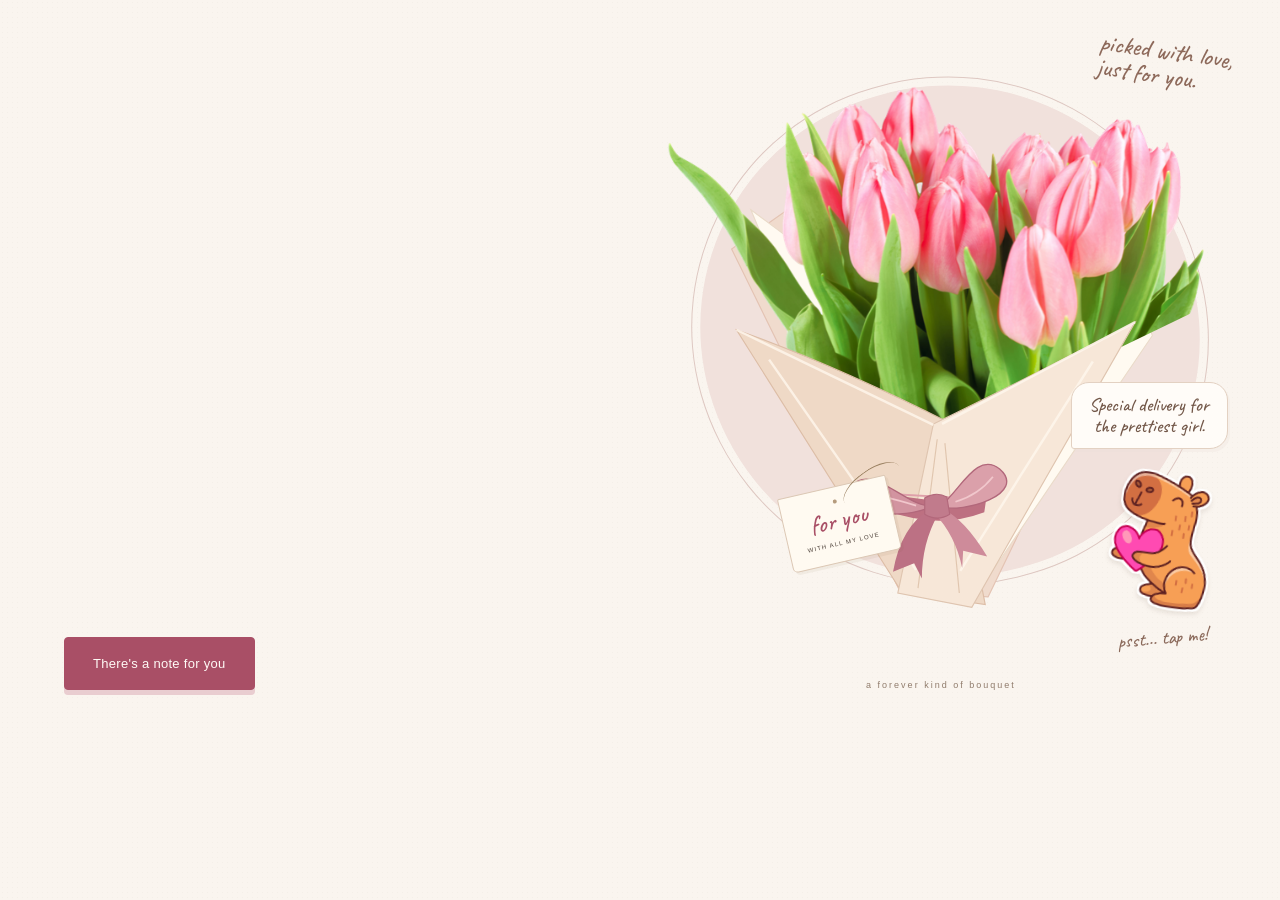
<file: index.html>
<!doctype html>
<html lang="en">
<head>
  <meta charset="UTF-8">
  <meta name="viewport" content="width=device-width, initial-scale=1, viewport-fit=cover">
  <meta name="theme-color" content="#faf5ef">
  <meta name="description" content="A little bouquet of tulips, a few capybaras, and a whole lot of love. Just for you.">
  <title>Tulips, for you</title>
  <link rel="stylesheet" href="styles.css">
  <script src="message.js" defer></script>
  <script src="script.js" defer></script>
</head>
<body>
  <div class="page">
    <main class="gift" id="bouquet">

      <section class="bouquet-scene" aria-label="Your bouquet and capybara friends">
        <div class="bouquet-halo" aria-hidden="true"></div>
        <p class="handwritten flower-caption">picked with love,<br>just for you.</p>

        <!-- Photographic tulips, arranged in a custom paper wrap. No animated flowers. -->
        <svg class="bouquet-art" viewBox="0 0 600 640" role="img" aria-labelledby="bouquet-title">
          <title id="bouquet-title">A full bouquet of real pink tulips wrapped in cream and blush paper with a rose ribbon</title>
          <defs>
            <clipPath id="tulip-wrap-clip"><path d="M0 0H600V275L300 420 0 275Z"/></clipPath>
          </defs>
          <g class="paper-back">
            <path d="M85 226 156 176 326 330 439 177 519 243 352 588 260 582Z" fill="#f0dbcd" stroke="#e4c4b4" stroke-width="1.2"/>
            <path d="m105 185 190 141 173-148 55 138-186 274-67-9Z" fill="#fffaf1" stroke="#eadbca" stroke-width="1.2"/>
            <path d="m122 246 142 329M480 230 336 576" fill="none" stroke="#e8d6c5" stroke-width="1.2"/>
          </g>
          <image href="assets/pink-tulips.png" x="15" y="50" width="570" height="356.03" preserveAspectRatio="xMidYMid meet" clip-path="url(#tulip-wrap-clip)"/>
          <g class="paper-front">
            <path d="M90 310Q191 346 312 407L349 596 262 583Z" fill="#efd9c6" stroke="#ddbea7" stroke-width="1.2"/>
            <path d="M505 302Q396 359 295 408L258 584 335 599Z" fill="#f7e7d8" stroke="#dfc5b0" stroke-width="1.2"/>
            <path d="m90 310 205 99M505 302 304 408M124 341l153 219m184-217L323 561" fill="none" stroke="#fff8ee" stroke-width="2.5" opacity=".8"/>
            <path d="m299 424-20 155m28-151 15 156" fill="none" stroke="#d5b499" stroke-width="1.2" opacity=".65"/>
            <path d="M237 477q62 19 114 2l-3 21q-47 18-100-1Z" fill="#bd7081"/>
            <path d="m250 481 91 5" fill="none" stroke="#dfa0aa" stroke-width="2"/>
            <path d="M294 493c-25 4-63-46-84-20-20 29 57 37 84 20Z" fill="#d294a0" stroke="#b2687b" stroke-width="1.4"/>
            <path d="M299 494c20-7 39-60 65-39 29 25-35 47-65 39Z" fill="#dba0aa" stroke="#b2687b" stroke-width="1.4"/>
            <path d="M292 496q-31 19-39 66l22-9 8 16q0-37 17-67" fill="#bc7184"/>
            <path d="M302 495q25 11 49 51l-25-6-1 18q-7-34-29-57" fill="#ce8b9a"/>
            <path d="M286 485q12-7 23-1l3 18q-13 8-26 0Z" fill="#c17b8c" stroke="#b2687b" stroke-width="1.2"/>
            <path d="M216 478q24 4 61 15m80-30q-15 19-39 26" fill="none" stroke="#f1c7cc" stroke-width="1.8"/>
          </g>
        </svg>

        <button class="gift-tag" type="button" data-note-open aria-haspopup="dialog" aria-label="Read the note attached to your bouquet">
          <span class="tag-hole" aria-hidden="true"></span>
          <span class="handwritten">for you</span>
          <span class="tag-small">WITH ALL MY LOVE</span>
        </button>

        <div class="capy-friend">
          <p id="capy-message" class="capy-bubble" role="status" aria-live="polite" aria-atomic="true">Special delivery for<br>the prettiest girl.</p>
          <button class="capy-button" id="capy-button" type="button" aria-label="Tap your capybara friend for a sweet message" aria-describedby="capy-hint">
            <img class="sticker" id="capy-image" src="assets/capybara-love.png" alt="Cute capybara holding a pink heart" width="512" height="512">
          </button>
          <span id="capy-hint" class="handwritten capy-hint">psst... tap me!</span>
        </div>
        <span class="edition-label">a forever kind of bouquet</span>
      </section>

      <div class="gift-actions">
        <button class="note-button" type="button" data-note-open aria-haspopup="dialog">There's a note for you</button>
      </div>
    </main>

  </div>

  <dialog class="letter-dialog" id="letter-dialog" aria-labelledby="letter-title">
    <div class="letter-paper">
      <div class="letter-topline">
        <p class="eyebrow">A LITTLE NOTE, JUST FOR YOU</p>
        <button class="close-button" type="button" id="close-note" autofocus>Close</button>
      </div>
      <img class="letter-capy sticker" src="assets/capybara-hello.png" alt="A capybara waving hello" width="512" height="512">
      <h2 id="letter-title"><span data-recipient>My love</span>,</h2>
      <div class="letter-copy" id="letter-copy">
        <p>hiii my pretty babyyy, my mhikaaa 🥺💗</p>
        <p>first of all, i'm really really sorry pooo, my loveee. i know i upset you earlier kasi hindi ko naipakita yung excitement ko when you finally chatted me after a long time. i'm sorry if i made you feel na parang hindi ako happy na kausap ka ulit, kasi babyyy, nagtampo lang din po ako earlier kaya hindi ko masyadong naipakita yung excitement kooo. 🥹</p>
        <p>i know you've been waiting din po to talk to me, and instead of making you feel na super excited ako, i made you feel the opposite. i'm sorryyy, babyyy. hindi ko naman po intention na iparamdam sayo na hindi ako excited or hindi kita namiss. nagtampo lang talaga ako, pero that doesn't mean na hindi na ako happy whenever we talkkk.</p>
        <p>please don't think na hindi na ako excited sayo or nagsasawa na ako, okayyy? kasi never pooo. kahit araw-araw pa tayong mag-usap, kahit paulit-ulit pa yung kwento natin, i'd still choose to listen to youuu. you're literally my favorite person, my favorite notification, and my favorite part of every dayyy. 🥺💗</p>
        <p>i know na hindi excuse yung pagtatampo ko para hindi ko maipakita sayo how much i missed youuu. i should've expressed what i was feeling instead of letting my tampo affect how i treated you. i'm sorry pooo, my loveee. i understand why you got upset, and i don't want you to feel na parang ikaw lang yung excited na makausap ako.</p>
        <p>kahit nagtampo ako, ikaw pa rin naman yung gusto kong kausap, kulitin, lambingin, at makasama araw-arawrr. i miss you even when we're just not talking for a few hoursss, and i always look forward to spending time with youuu. i'm sorry if my actions earlier didn't match what i actually felt.</p>
        <p>i love you so so so muchhh, my pretty girl, my baby, my mhikaaa. you're so special to meee, and i never want you to feel otherwise. sorry po if i let my tampo get in the way of showing you how much you mean to meee.</p>
        <p>can i have a little kiss from my pretty babyyy? mwamwamwaaa 🥹💋 i love youuu always, my loveee. 💗</p>
      </div>
      <p class="letter-signature handwritten" data-signature>Always yours</p>
    </div>
  </dialog>

  <audio id="bg-music" preload="auto" loop aria-hidden="true">
    <source src="assets/Kina - get you the moon (Slowed).mp3" type="audio/mpeg">
  </audio>

  <noscript>
    <section class="no-script-note">
      <h2>My love,</h2>
      <p>A little bouquet for you, just because. Thank you for making even the ordinary days feel special. On the busy days, the quiet days, and all the days in between, I'm always cheering for you. I love you, always.</p>
      <p>Always yours</p>
    </section>
  </noscript>
</body>
</html>
</file>
<file: styles.css>
@font-face {
  font-family: 'Cormorant';
  src: url('assets/fonts/cormorant.ttf') format('truetype');
  font-style: normal;
  font-weight: 500;
  font-display: swap;
}
@font-face {
  font-family: 'Cormorant';
  src: url('assets/fonts/cormorant-italic.ttf') format('truetype');
  font-style: italic;
  font-weight: 500;
  font-display: swap;
}
@font-face {
  font-family: 'Caveat';
  src: url('assets/fonts/caveat.ttf') format('truetype');
  font-style: normal;
  font-weight: 500;
  font-display: swap;
}

:root {
  color-scheme: light;
  --paper: #faf5ef;
  --ink: #493d35;
  --muted: #796a61;
  --rose: #a94f66;
  --rose-dark: #8b3d52;
  --rule: #dfd3c8;
  --serif: 'Cormorant', Georgia, 'Times New Roman', serif;
  --hand: 'Caveat', 'Segoe Print', 'Bradley Hand', cursive;
}

* { box-sizing: border-box; }
body {
  margin: 0;
  background-color: var(--paper);
  background-image: radial-gradient(#a7988711 .7px, transparent .7px);
  background-size: 5px 5px;
  color: var(--ink);
  font-family: -apple-system, BlinkMacSystemFont, 'Segoe UI', Arial, sans-serif;
  font-size: 15px;
  -webkit-font-smoothing: antialiased;
}
body.note-open { overflow: hidden; }
button, a, summary { -webkit-tap-highlight-color: transparent; }
button { color: inherit; font: inherit; cursor: pointer; }
button:focus-visible, a:focus-visible, summary:focus-visible {
  outline: 3px solid var(--rose);
  outline-offset: 6px;
}
button { touch-action: manipulation; }
img { max-width: 100%; height: auto; }
button, a { transition: background-color .18s, color .18s, box-shadow .18s; }
p, h1, h2 { margin: 0; }
::selection { background: #eed0d5; color: #573642; }
.page { width: min(1200px, calc(100% - 96px)); margin: 0 auto; }
.handwritten { font-family: var(--hand); font-weight: 500; }
.gift {
  display: grid;
  grid-template-columns: 1.02fr 1fr;
  grid-template-rows: auto auto;
  grid-template-areas: 'intro bouquet' 'actions bouquet';
  column-gap: 8px;
  min-height: min(680px, calc(100svh - 190px));
  padding: 32px 0 30px;
  align-content: center;
}
.intro { grid-area: intro; align-self: end; padding-top: 18px; padding-left: 16px; }
.eyebrow { color: var(--rose); font-size: 10px; letter-spacing: 2.7px; font-weight: 600; line-height: 1.6; }
h1 {
  font: 500 clamp(60px, 6.7vw, 89px)/.99 var(--serif);
  letter-spacing: -3.4px;
  margin: 26px 0 24px;
}
h1 em { color: var(--rose); font-weight: 500; }
.intro-copy { font-size: 14px; line-height: 1.9; color: var(--muted); }
.gift-actions { grid-area: actions; align-self: start; padding: 28px 0 0 16px; }
.note-button {
  display: inline-flex;
  align-items: center;
  justify-content: center;
  min-height: 53px;
  padding: 15px 28px;
  border: 1px solid var(--rose);
  border-radius: 4px;
  background: var(--rose);
  color: #fffaf6;
  font-size: 13px;
  font-weight: 500;
  letter-spacing: .3px;
  box-shadow: 0 5px 0 #e9cdd0;
}
.note-button:hover { background: var(--rose-dark); border-color: var(--rose-dark); }
.note-button:active { box-shadow: 0 2px 0 #e9cdd0; }
.afterthought { color: var(--rose); font-size: 24px; line-height: 1.4; margin-top: 18px; transform: rotate(-2deg); transform-origin: left; }
.mini-dedication { display: flex; align-items: center; gap: 14px; margin-top: 37px; }
.mini-dedication img { width: 61px; transform: rotate(-9deg); }
.mini-dedication p { font-size: 11px; line-height: 1.8; color: var(--muted); }
.sticker {
  filter: drop-shadow(2px 0 0 #fff) drop-shadow(-2px 0 0 #fff) drop-shadow(0 2px 0 #fff) drop-shadow(0 -2px 0 #fff) drop-shadow(0 3px 2px #593b271b);
}

.bouquet-scene {
  grid-area: bouquet;
  position: relative;
  align-self: center;
  width: 100%;
  aspect-ratio: 1 / 1.13;
  isolation: isolate;
}
.bouquet-halo {
  position: absolute;
  width: 85%;
  height: 75%;
  left: 9%;
  top: 8%;
  background: #f1e1dc;
  border-radius: 49% 51% 48% 52%;
  transform: rotate(-16deg);
  z-index: -2;
}
.bouquet-halo::after {
  content: '';
  position: absolute;
  inset: -9px;
  border: 1px solid #dec8c2;
  border-radius: inherit;
}
.bouquet-art { position: absolute; width: 99%; height: auto; inset: 0 auto auto 0; overflow: visible; }
.flower-caption { position: absolute; z-index: 2; top: 1%; right: 0; color: #8d695a; font-size: 25px; line-height: .98; transform: rotate(8deg); }
.gift-tag {
  position: absolute;
  top: 69%;
  left: 23%;
  z-index: 3;
  width: 111px;
  min-height: 76px;
  border: 1px solid #dcc8b5;
  border-radius: 2px 2px 5px 5px;
  background: #fffaf1;
  transform: rotate(-13deg);
  box-shadow: 2px 3px 0 #6e4d2810;
  padding: 12px 6px 10px;
}
.gift-tag::before { content: ''; position: absolute; width: 66px; height: 29px; border-top: 1px solid #987e5e; border-radius: 50%; left: 57%; top: -9px; transform: rotate(-22deg); pointer-events: none; }
.tag-hole { display: block; width: 4px; height: 4px; background: #b59b7d; border-radius: 50%; margin: -5px auto 4px; }
.gift-tag .handwritten { display: block; color: var(--rose); font-size: 25px; line-height: 1.05; }
.tag-small { display: block; font-size: 6px; letter-spacing: 1.15px; margin-top: 6px; }
.gift-tag:hover { background: #fff; }
.capy-friend { position: absolute; z-index: 4; width: 28%; right: -2%; bottom: 6%; text-align: center; }
.capy-button { padding: 3px; width: 100%; display: block; border: 0; background: transparent; border-radius: 30%; }
.capy-button img { width: 100%; display: block; transform: rotate(8deg); }
.capy-button:focus-visible { outline-offset: 0; }
.capy-bubble { position: relative; margin: 0 auto 9px; width: 157px; max-width: 140%; left: -8%; background: #fffcf8; padding: 12px 12px; color: #725748; border: 1px solid #e3d1c2; border-radius: 18px 18px 18px 3px; font-family: var(--hand); font-size: 19px; line-height: 1.1; box-shadow: 2px 3px 0 #e9dcd444; }
.capy-bubble.is-new { animation: message-arrives .22s ease-out; }
.capy-hint { display: block; margin-top: 5px; color: #8a695a; font-size: 19px; transform: rotate(-5deg); }
.edition-label { position: absolute; bottom: 0; width: 100%; text-align: center; font-size: 9px; color: #907c6c; letter-spacing: 2px; }

.letter-dialog {
  border: 1px solid #decdbd;
  border-radius: 4px;
  width: min(590px, calc(100% - 32px));
  max-width: none;
  max-height: calc(100vh - 40px);
  max-height: calc(100dvh - 40px);
  padding: 0;
  background: #fffcf5;
  color: var(--ink);
  box-shadow: 0 25px 90px #442c3230;
  overflow-y: auto;
  overscroll-behavior: contain;
}
.letter-dialog::backdrop { background: #49333566; backdrop-filter: blur(5px); }
.letter-dialog[open] { animation: note-arrives .24s ease-out; }
.letter-paper { padding: 28px 45px 28px; position: relative; background-image: radial-gradient(#a7988710 .6px, transparent .6px); background-size: 4px 4px; }
.letter-topline { display: flex; align-items: center; justify-content: space-between; gap: 10px; border-bottom: 1px solid var(--rule); padding-bottom: 14px; }
.letter-topline .eyebrow { font-size: 8px; letter-spacing: 1.5px; }
.close-button { min-width: 44px; min-height: 44px; background: transparent; border: 0; font-size: 11px; color: var(--muted); text-decoration: underline; text-underline-offset: 4px; }
.close-button:hover { color: var(--rose); }
.letter-capy { width: 88px; position: absolute; right: 32px; top: 103px; transform: rotate(9deg); }
.letter-paper h2 { font-family: var(--serif); font-size: 48px; font-weight: 500; font-style: italic; color: var(--rose); margin: 28px 95px 25px 0; line-height: 1.15; overflow-wrap: anywhere; }
.letter-copy { color: #69564a; font-size: 14px; line-height: 1.9; }
.letter-copy p + p { margin-top: 18px; }
.letter-signature { color: var(--rose); font-size: 34px; margin: 20px 0 25px; transform: rotate(-3deg); overflow-wrap: anywhere; }
.letter-bottomline { display: flex; justify-content: space-between; gap: 16px; border-top: 1px solid var(--rule); padding-top: 16px; color: #927c6d; font-size: 8px; letter-spacing: .7px; }
.no-script-note { max-width: 600px; margin: 40px auto; padding: 32px; border: 1px solid var(--rule); line-height: 1.8; }
.no-script-note h2 { font-family: var(--serif); font-size: 38px; color: var(--rose); }

@keyframes note-arrives { from { opacity: 0; transform: translateY(12px); } to { opacity: 1; transform: translateY(0); } }
@keyframes message-arrives { from { opacity: .2; } to { opacity: 1; } }

@media (min-width: 1600px) { .gift { min-height: 740px; } }
@media (max-width: 1050px) {
  .page { width: calc(100% - 64px); }
  .intro, .gift-actions { padding-left: 0; }
  h1 { font-size: clamp(52px, 6.7vw, 74px); letter-spacing: -2.2px; }
  .intro-copy { font-size: 13px; }
  .desktop-break { display: none; }
  .flower-caption { font-size: 22px; }
  .capy-bubble { width: 132px; font-size: 17px; left: -14%; }
  .gift-tag { width: 95px; min-height: 69px; }
  .mini-dedication { margin-top: 28px; }
  .capy-hint { font-size: 17px; }
}
@media (max-width: 720px) {
  .page { width: calc(100% - 32px); max-width: 510px; }
  .masthead { min-height: 64px; padding: 14px 0; gap: 10px; }
  .wordmark { font-size: 23px; }
  .masthead-note { max-width: 120px; font-size: 8px; letter-spacing: .7px; text-align: right; line-height: 1.6; }
  .gift { grid-template-columns: minmax(0, 1fr); grid-template-rows: auto auto auto; grid-template-areas: 'intro' 'bouquet' 'actions'; padding: 24px 0 22px; min-height: 0; }
  .intro { text-align: center; padding: 0; }
  .eyebrow { font-size: 8px; letter-spacing: 2.2px; }
  h1 { font-size: clamp(44px, 12.3vw, 63px); line-height: .99; letter-spacing: -1.9px; margin: 14px 0 13px; }
  .intro-copy { font-size: 13px; line-height: 1.8; max-width: 290px; margin: 0 auto; }
  .bouquet-scene { width: min(100%, 360px); width: min(100%, 360px, 40svh); margin: 18px auto 0; aspect-ratio: 1 / 1.11; }
  .flower-caption { right: 0; top: 1%; font-size: 20px; }
  .bouquet-halo { width: 80%; left: 11%; }
  .bouquet-art { width: 96%; left: 1%; }
  .capy-friend { width: 27%; right: 0; bottom: 10%; }
  .capy-bubble { width: 126px; font-size: 16px; left: -16%; padding: 10px 9px; margin-bottom: 6px; }
  .capy-hint { font-size: 17px; margin-top: 5px; }
  .gift-tag { top: 69%; left: 19%; width: 83px; min-height: 60px; padding: 8px 4px; }
  .gift-tag .handwritten { font-size: 23px; }
  .tag-small { font-size: 5px; letter-spacing: .8px; }
  .tag-hole { margin-top: -1px; }
  .gift-tag::before { width: 50px; }
  .edition-label { font-size: 7px; letter-spacing: 1.8px; bottom: 1%; }
  .gift-actions { padding: 18px 0 0; text-align: center; }
  .note-button { min-height: 54px; width: min(100%, 300px); padding: 14px 24px; font-size: 14px; border-radius: 5px; }
  .afterthought { margin: 14px 0 0; font-size: 22px; line-height: 1.2; transform-origin: center; }
  .mini-dedication { display: none; }
  .mini-dedication img { width: 53px; }
  .mini-dedication p { font-size: 10px; line-height: 1.7; }
  .footer { padding: 17px 0 max(17px, env(safe-area-inset-bottom)); gap: 8px; flex-wrap: wrap; }
  .footer > p:first-child { font-size: 8px; max-width: 150px; line-height: 1.8; }
  .footer > .handwritten { position: static; transform: rotate(-4deg); font-size: 22px; margin-left: auto; }
  .credits { flex-basis: 100%; text-align: center; font-size: 10px; }
  .credits summary { display: inline-flex; align-items: center; justify-content: center; padding: 10px 16px; min-height: 44px; min-width: 88px; }
  .credits-content { text-align: left; bottom: 53%; }
  .letter-paper { padding: 19px 25px 24px; }
  .letter-paper h2 { font-size: 43px; margin-top: 30px; margin-right: 67px; }
  .letter-capy { width: 68px; right: 20px; top: 103px; }
  .letter-copy { font-size: 14px; line-height: 1.85; }
  .letter-topline .eyebrow { font-size: 7px; letter-spacing: 1.2px; }
  .letter-signature { font-size: 31px; }
  .letter-bottomline { font-size: 7px; letter-spacing: .4px; }
}
@media (max-width: 720px) and (max-height: 700px) {
  .masthead { min-height: 58px; padding: 12px 0; }
  .gift { padding-top: 16px; }
  h1 { font-size: clamp(42px, 11.5vw, 54px); margin-top: 10px; margin-bottom: 10px; }
  .intro-copy { font-size: 12px; line-height: 1.65; }
  .bouquet-scene { margin-top: 12px; }
  .gift-actions { padding-top: 12px; }
  .note-button { min-height: 49px; }
  .flower-caption { font-size: 16px; }
  .capy-bubble { font-size: 14px; padding: 8px; }
  .capy-hint { font-size: 14px; }
  .gift-tag { width: 73px; min-height: 54px; }
  .gift-tag .handwritten { font-size: 20px; }
}
@media (max-width: 720px) and (orientation: landscape) {
  .bouquet-scene { width: min(70%, 310px); }
}
@media (max-width: 355px) {
  .page { width: calc(100% - 30px); }
  h1 { font-size: 45px; }
  .capy-bubble { font-size: 14px; width: 112px; }
  .flower-caption { font-size: 17px; }
  .capy-hint { font-size: 15px; }
  .gift-tag { width: 73px; }
}
@media (prefers-reduced-motion: reduce) {
  *, *::before, *::after { animation: none !important; transition: none !important; scroll-behavior: auto !important; }
}
@media print {
  body { background: #faf5ef; print-color-adjust: exact; -webkit-print-color-adjust: exact; }
  .note-button, .credits, .capy-hint, .close-button { display: none; }
  .letter-dialog[open] { position: static; max-height: none; box-shadow: none; }
}
</file>
